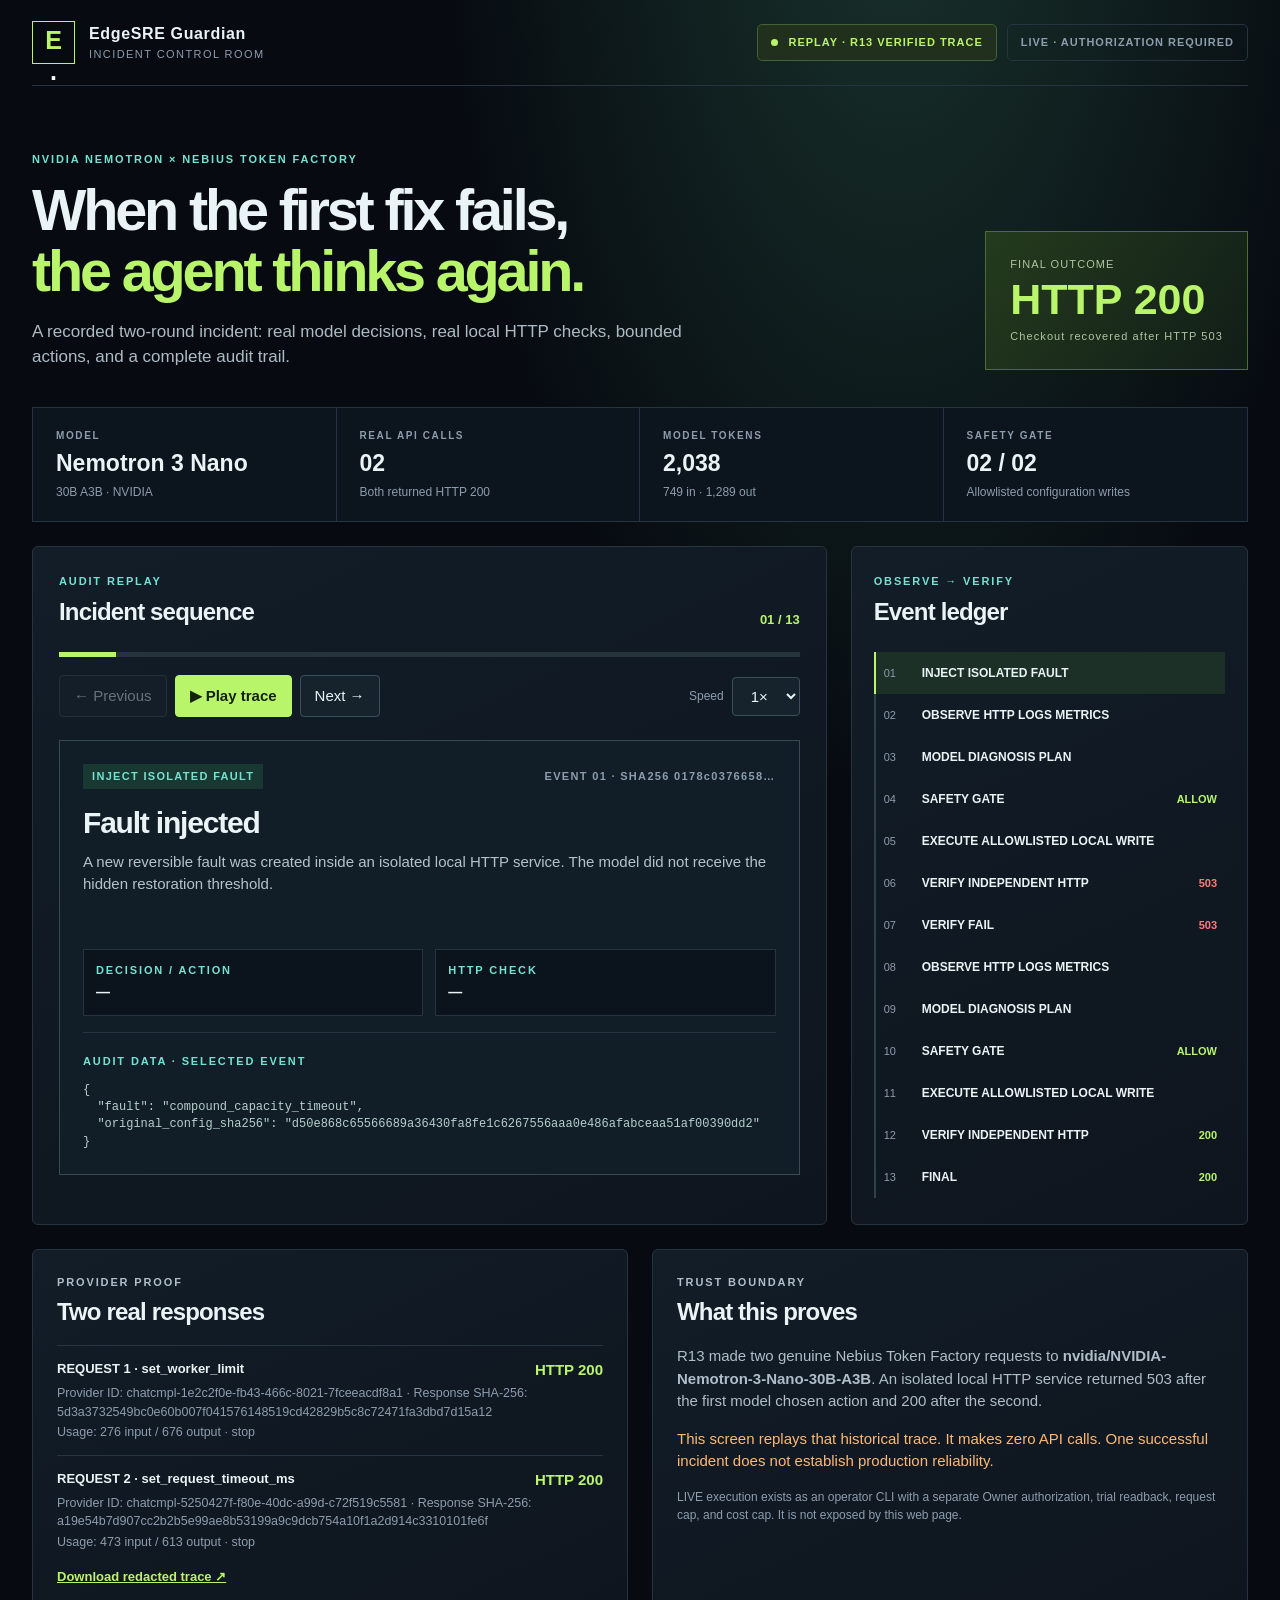
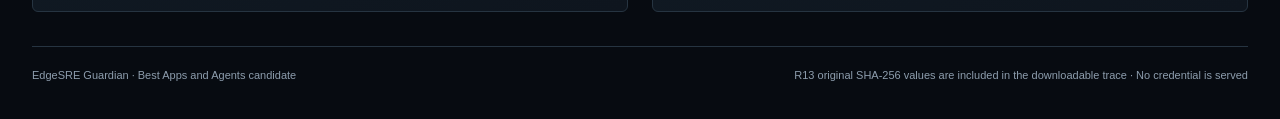
<file: docs/index.html>
<!doctype html>
<html lang="en">
<head>
  <meta charset="utf-8">
  <meta name="viewport" content="width=device-width, initial-scale=1">
  <meta name="color-scheme" content="dark">
  <meta http-equiv="Content-Security-Policy" content="default-src 'self'; connect-src 'self'; img-src 'self'; style-src 'self'; script-src 'self'; object-src 'none'; base-uri 'none'">
  <link rel="icon" href="favicon.svg" type="image/svg+xml">
  <title>EdgeSRE Guardian | R13 incident replay</title>
  <link rel="stylesheet" href="style.css">
  <script src="app.js" defer></script>
</head>
<body>
  <div class="shell">
    <header class="topbar">
      <div class="brand"><span class="brand-mark">E<span>·</span></span><span><strong>EdgeSRE Guardian</strong><small>Incident control room</small></span></div>
      <div class="top-actions"><span class="mode"><span class="pulse"></span> REPLAY · R13 VERIFIED TRACE</span><span class="live">LIVE · AUTHORIZATION REQUIRED</span></div>
    </header>

    <main>
      <section class="intro">
        <div><p class="eyebrow">NVIDIA NEMOTRON × NEBIUS TOKEN FACTORY</p><h1>When the first fix fails,<br><em>the agent thinks again.</em></h1><p class="dek">A recorded two-round incident: real model decisions, real local HTTP checks, bounded actions, and a complete audit trail.</p></div>
        <div class="outcome"><span>FINAL OUTCOME</span><strong>HTTP 200</strong><small>Checkout recovered after HTTP 503</small></div>
      </section>

      <section class="stat-row" aria-label="Trace summary">
        <div class="stat"><span>MODEL</span><strong>Nemotron 3 Nano</strong><small>30B A3B · NVIDIA</small></div>
        <div class="stat"><span>REAL API CALLS</span><strong>02</strong><small>Both returned HTTP 200</small></div>
        <div class="stat"><span>MODEL TOKENS</span><strong>2,038</strong><small>749 in · 1,289 out</small></div>
        <div class="stat"><span>SAFETY GATE</span><strong>02 / 02</strong><small>Allowlisted configuration writes</small></div>
      </section>

      <div class="content-grid">
        <section class="playback panel" aria-labelledby="playback-title">
          <div class="section-head"><div><p class="eyebrow">AUDIT REPLAY</p><h2 id="playback-title">Incident sequence</h2></div><div class="count" id="count">01 / 13</div></div>
          <div class="progress" aria-hidden="true"><div id="progress-fill"></div></div>
          <div class="controls">
            <button id="previous" type="button" aria-label="Previous event">← Previous</button>
            <button id="play" class="primary" type="button">▶ Play trace</button>
            <button id="next" type="button" aria-label="Next event">Next →</button>
            <label for="speed">Speed</label><select id="speed"><option value="2600">1×</option><option value="1300">2×</option><option value="650">4×</option></select>
          </div>
          <div class="event-card" aria-live="polite">
            <div class="event-top"><span id="event-type" class="event-type">OBSERVE</span><span id="event-number">EVENT 01</span></div>
            <h3 id="event-title">Loading verified trace…</h3>
            <p id="event-description"></p>
            <div class="signal" id="signal"></div>
            <div class="detail-grid"><div><span class="label">DECISION / ACTION</span><strong id="action">—</strong></div><div><span class="label">HTTP CHECK</span><strong id="http">—</strong></div></div>
            <div class="evidence-box"><span class="label">AUDIT DATA · SELECTED EVENT</span><pre id="event-json"></pre></div>
          </div>
        </section>

        <aside class="rail panel" aria-labelledby="rail-title">
          <div class="section-head"><div><p class="eyebrow">OBSERVE → VERIFY</p><h2 id="rail-title">Event ledger</h2></div></div>
          <ol id="event-list" class="event-list"></ol>
        </aside>
      </div>

      <section class="proof-grid">
        <div class="panel proof"><p class="eyebrow">PROVIDER PROOF</p><h2>Two real responses</h2><div id="request-list"></div><a href="evidence/r13_public_trace.json" download>Download redacted trace ↗</a></div>
        <div class="panel proof"><p class="eyebrow">TRUST BOUNDARY</p><h2>What this proves</h2><p>R13 made two genuine Nebius Token Factory requests to <strong>nvidia/NVIDIA-Nemotron-3-Nano-30B-A3B</strong>. An isolated local HTTP service returned 503 after the first model chosen action and 200 after the second.</p><p class="limitation">This screen replays that historical trace. It makes zero API calls. One successful incident does not establish production reliability.</p><p class="fine">LIVE execution exists as an operator CLI with a separate Owner authorization, trial readback, request cap, and cost cap. It is not exposed by this web page.</p></div>
      </section>
    </main>
    <footer><span>EdgeSRE Guardian · Best Apps and Agents candidate</span><span>R13 original SHA-256 values are included in the downloadable trace · No credential is served</span></footer>
  </div>
</body>
</html>
</file>
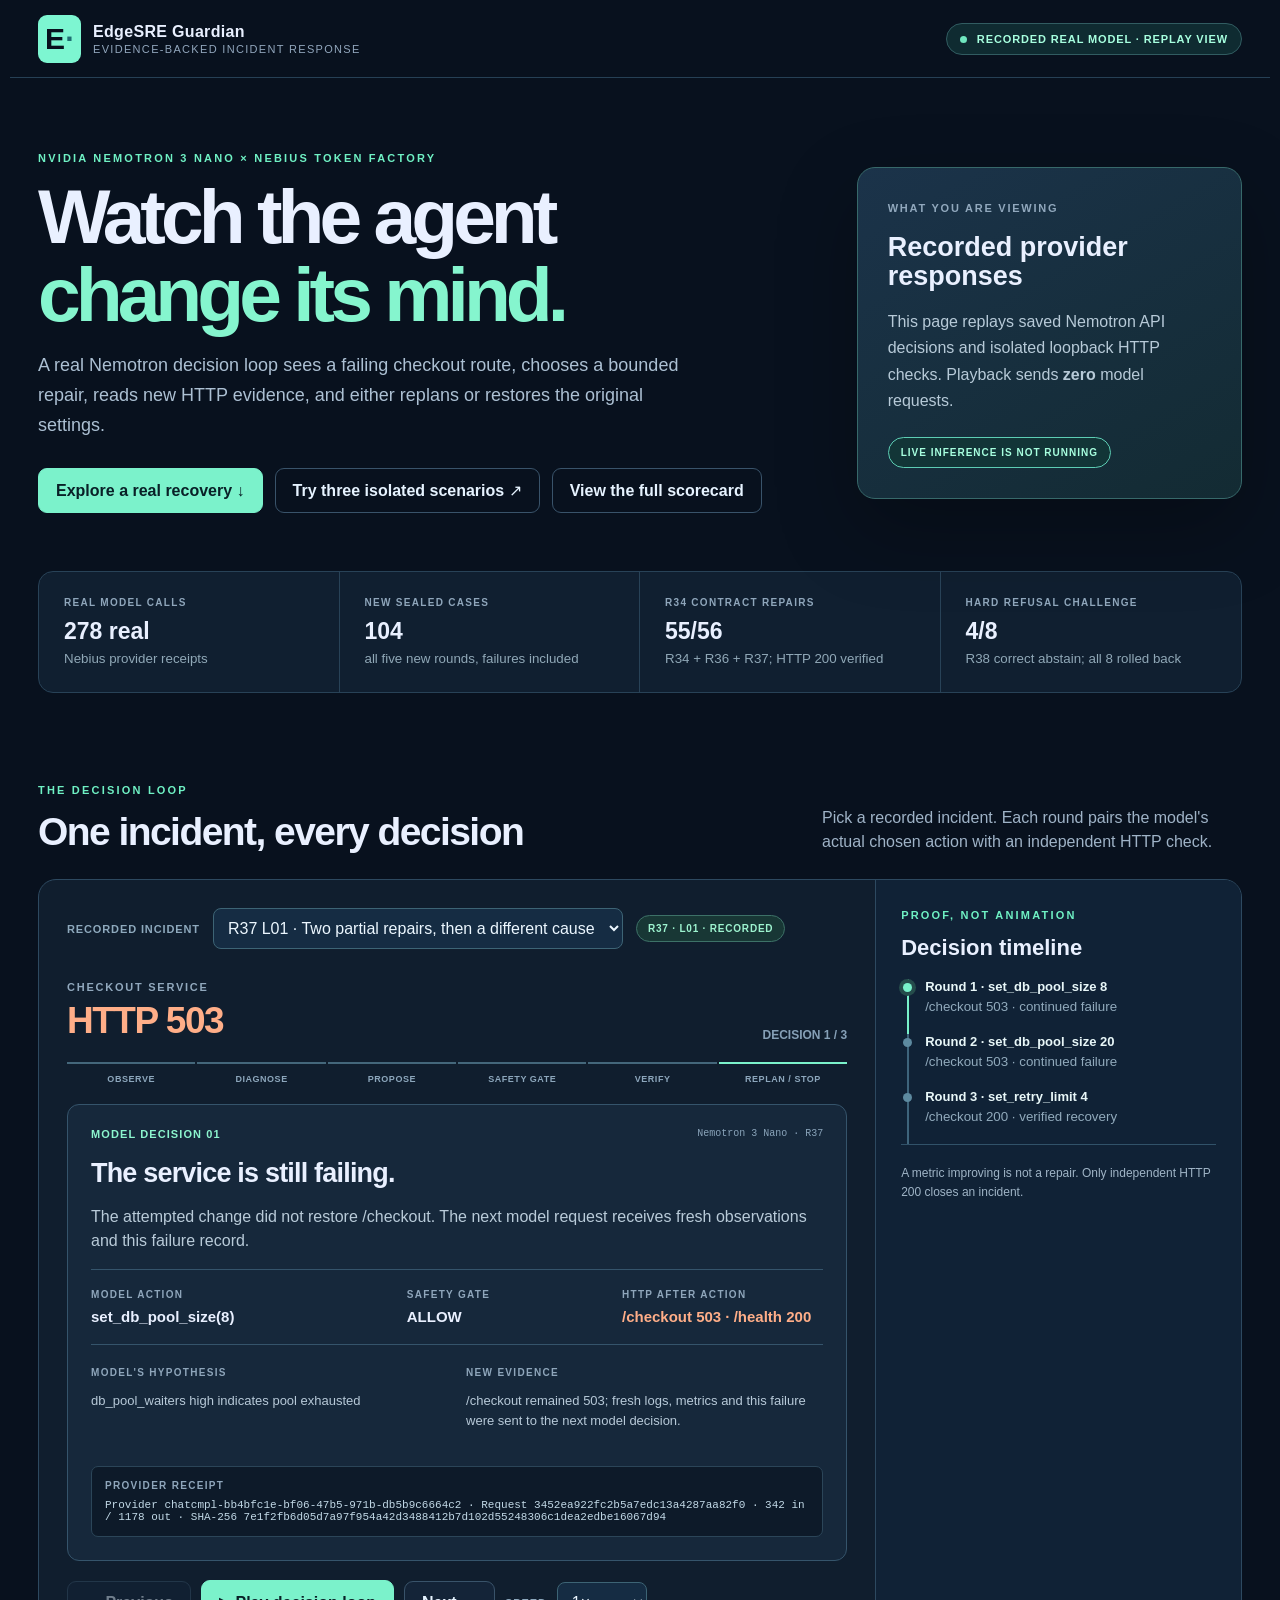
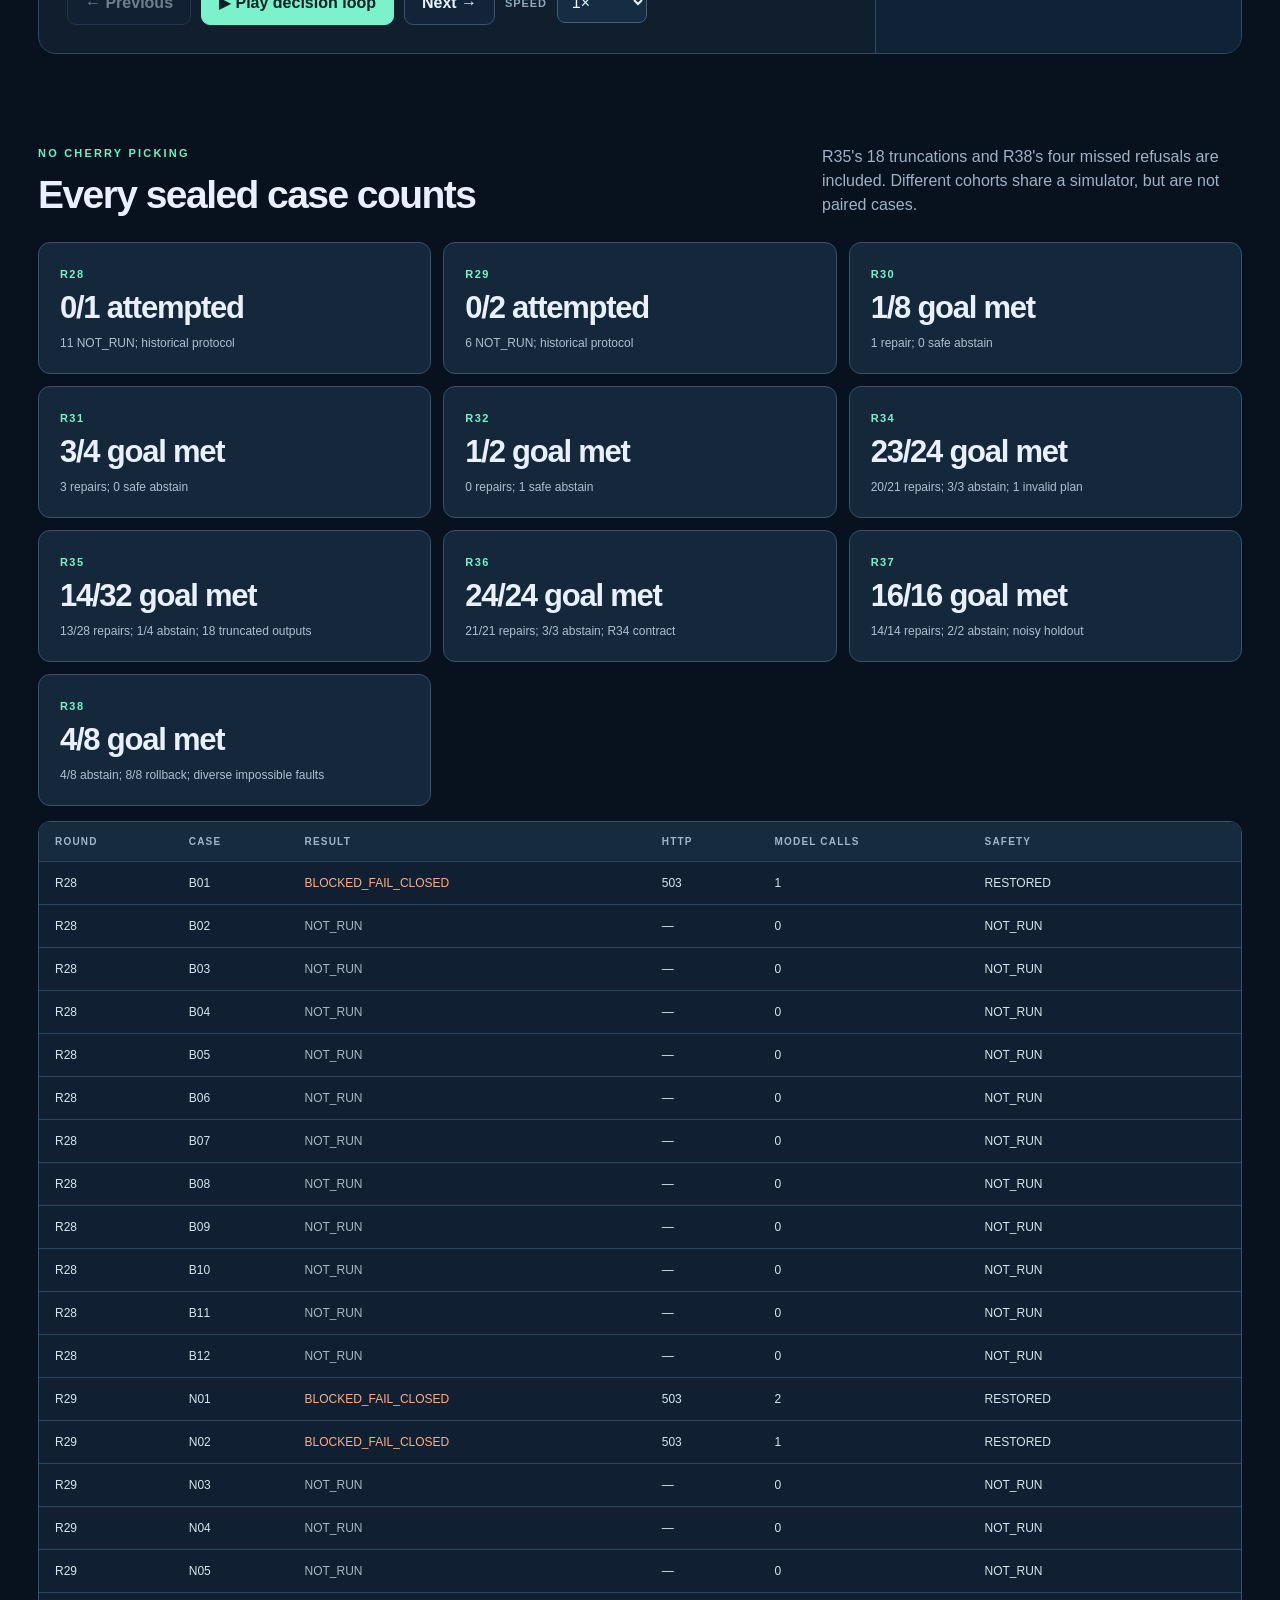
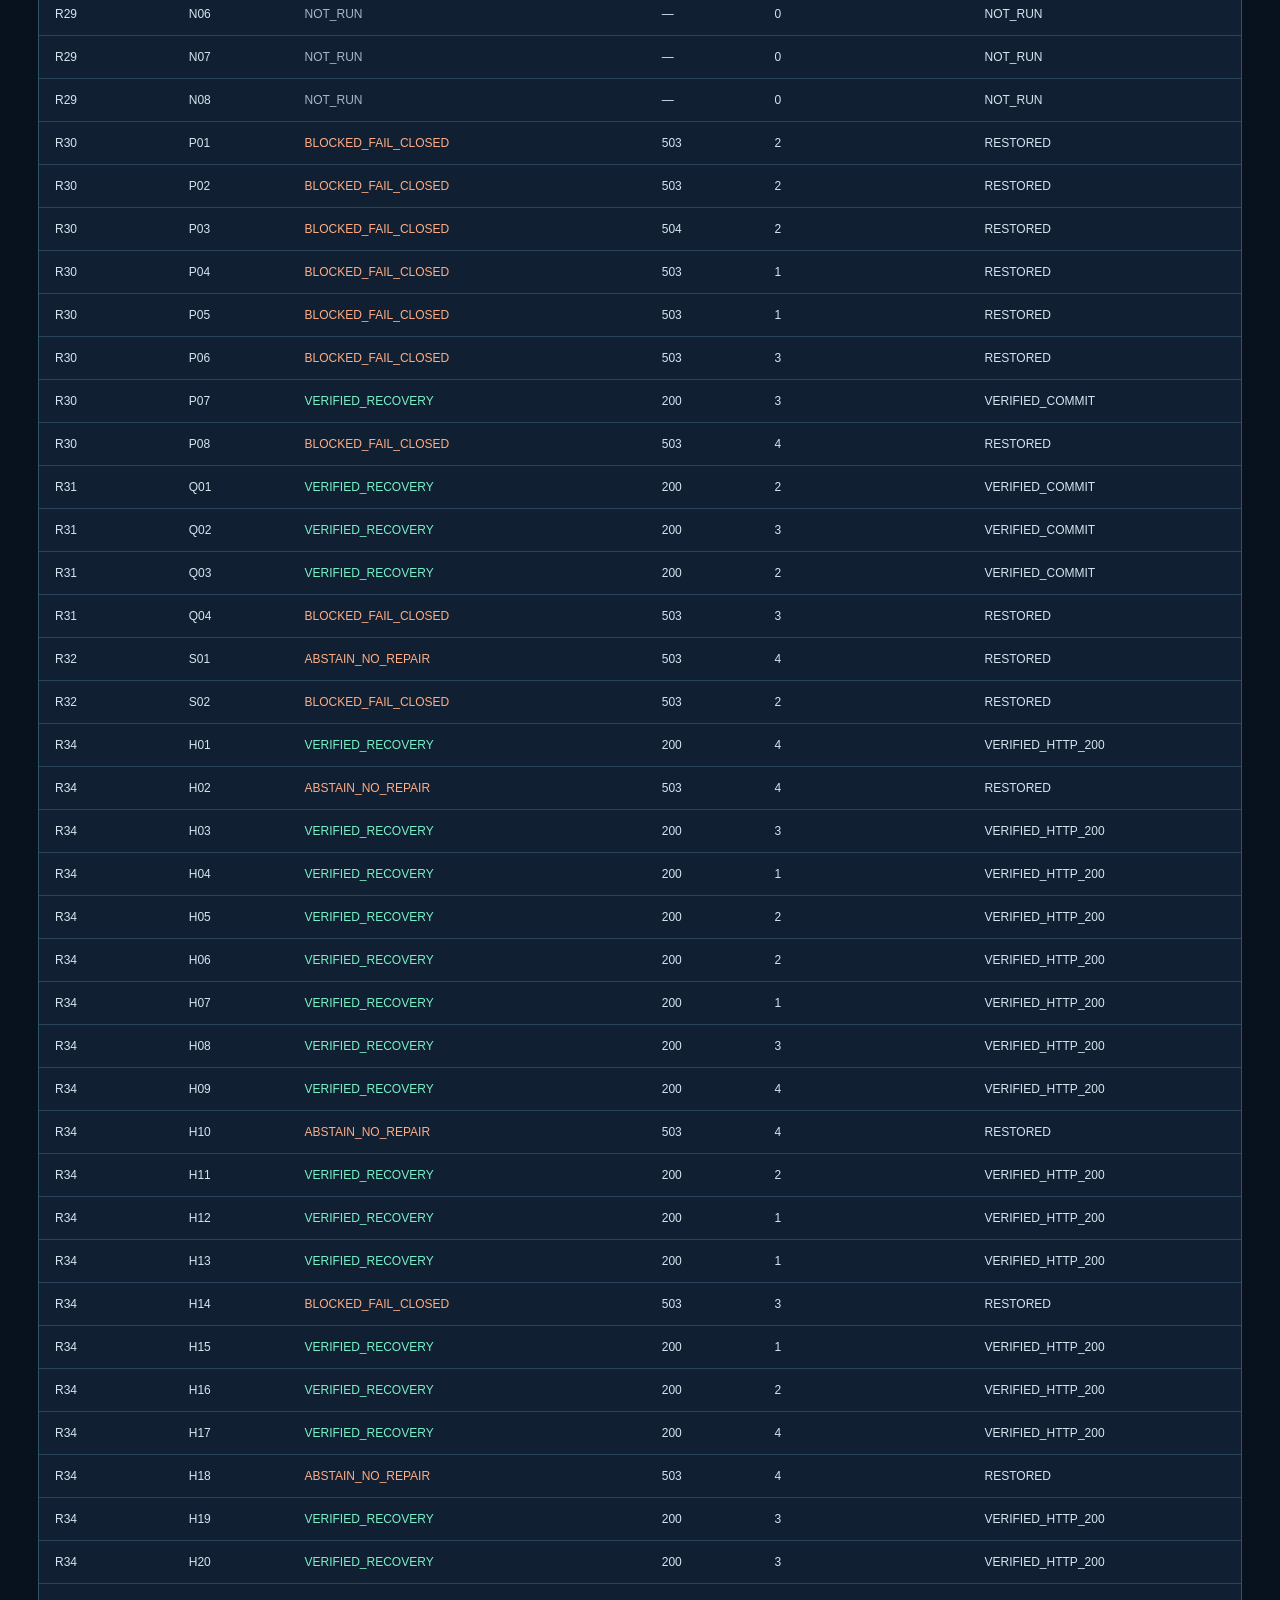
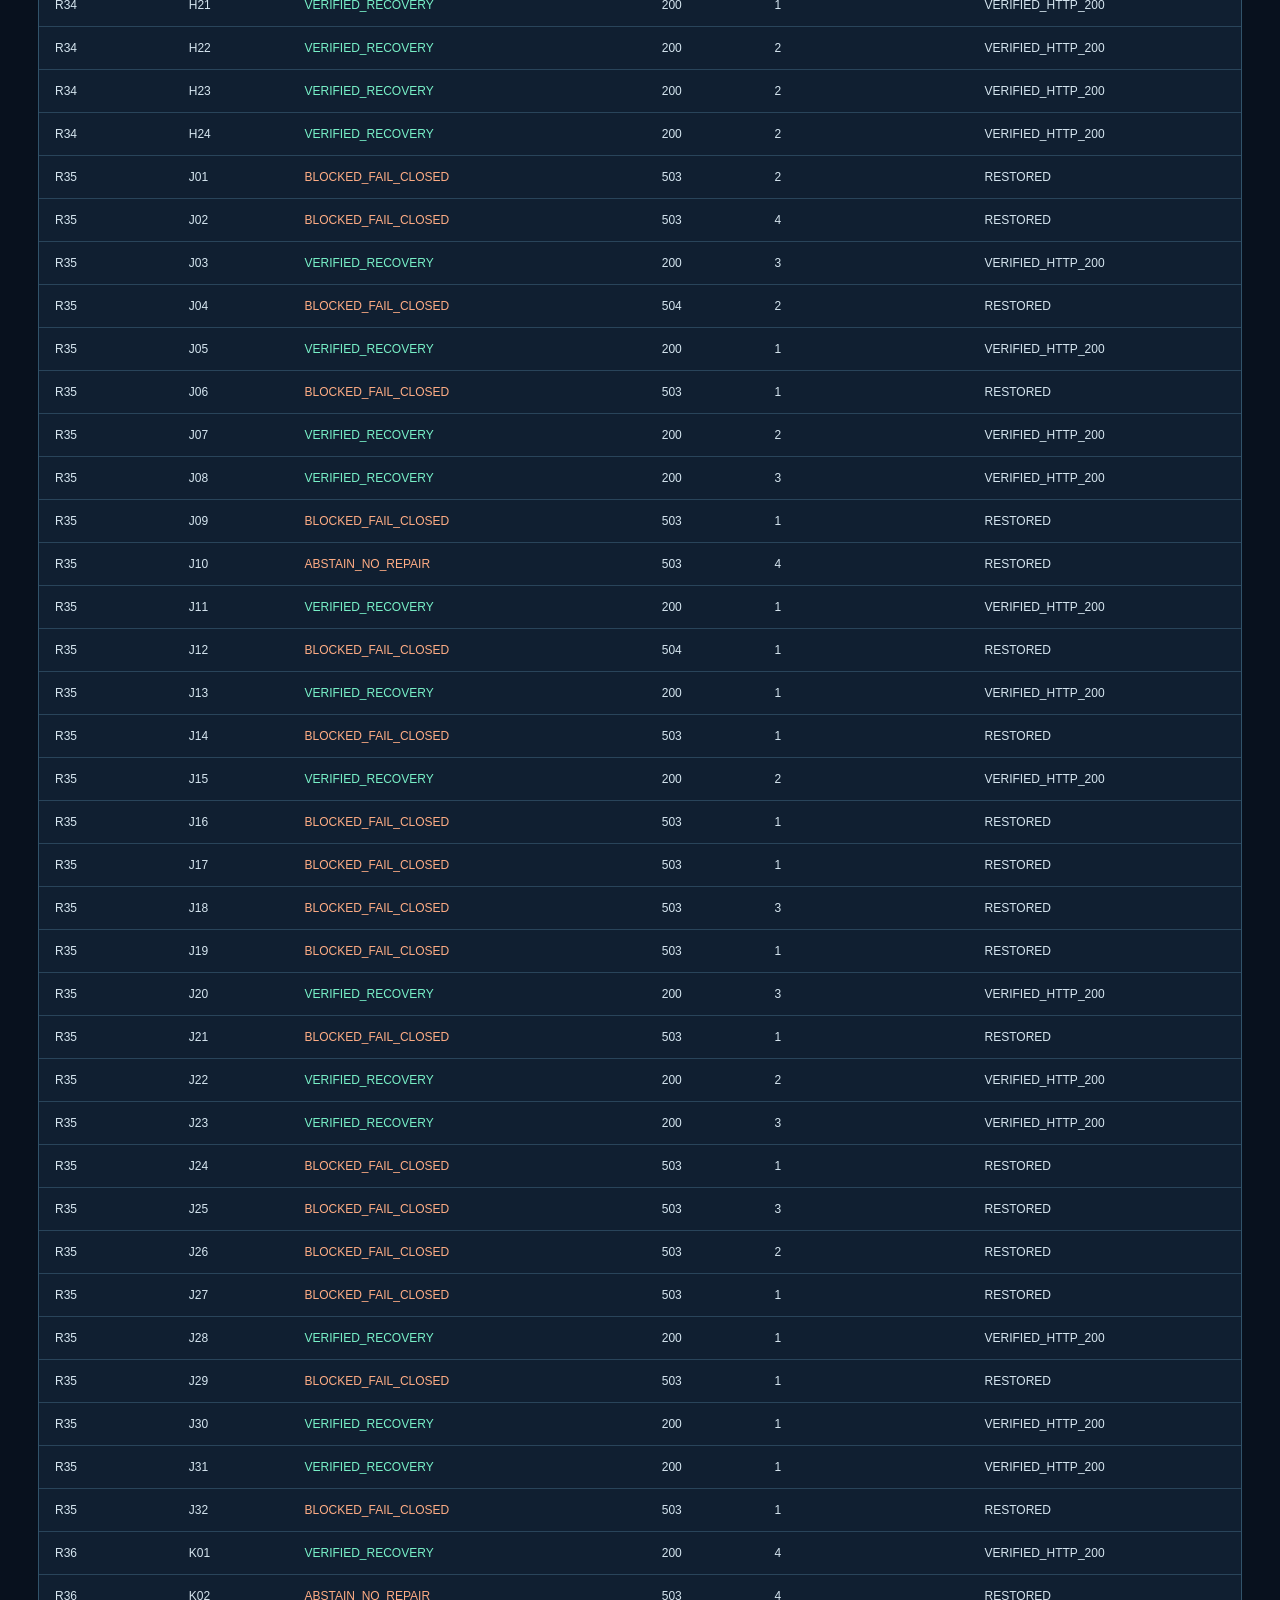
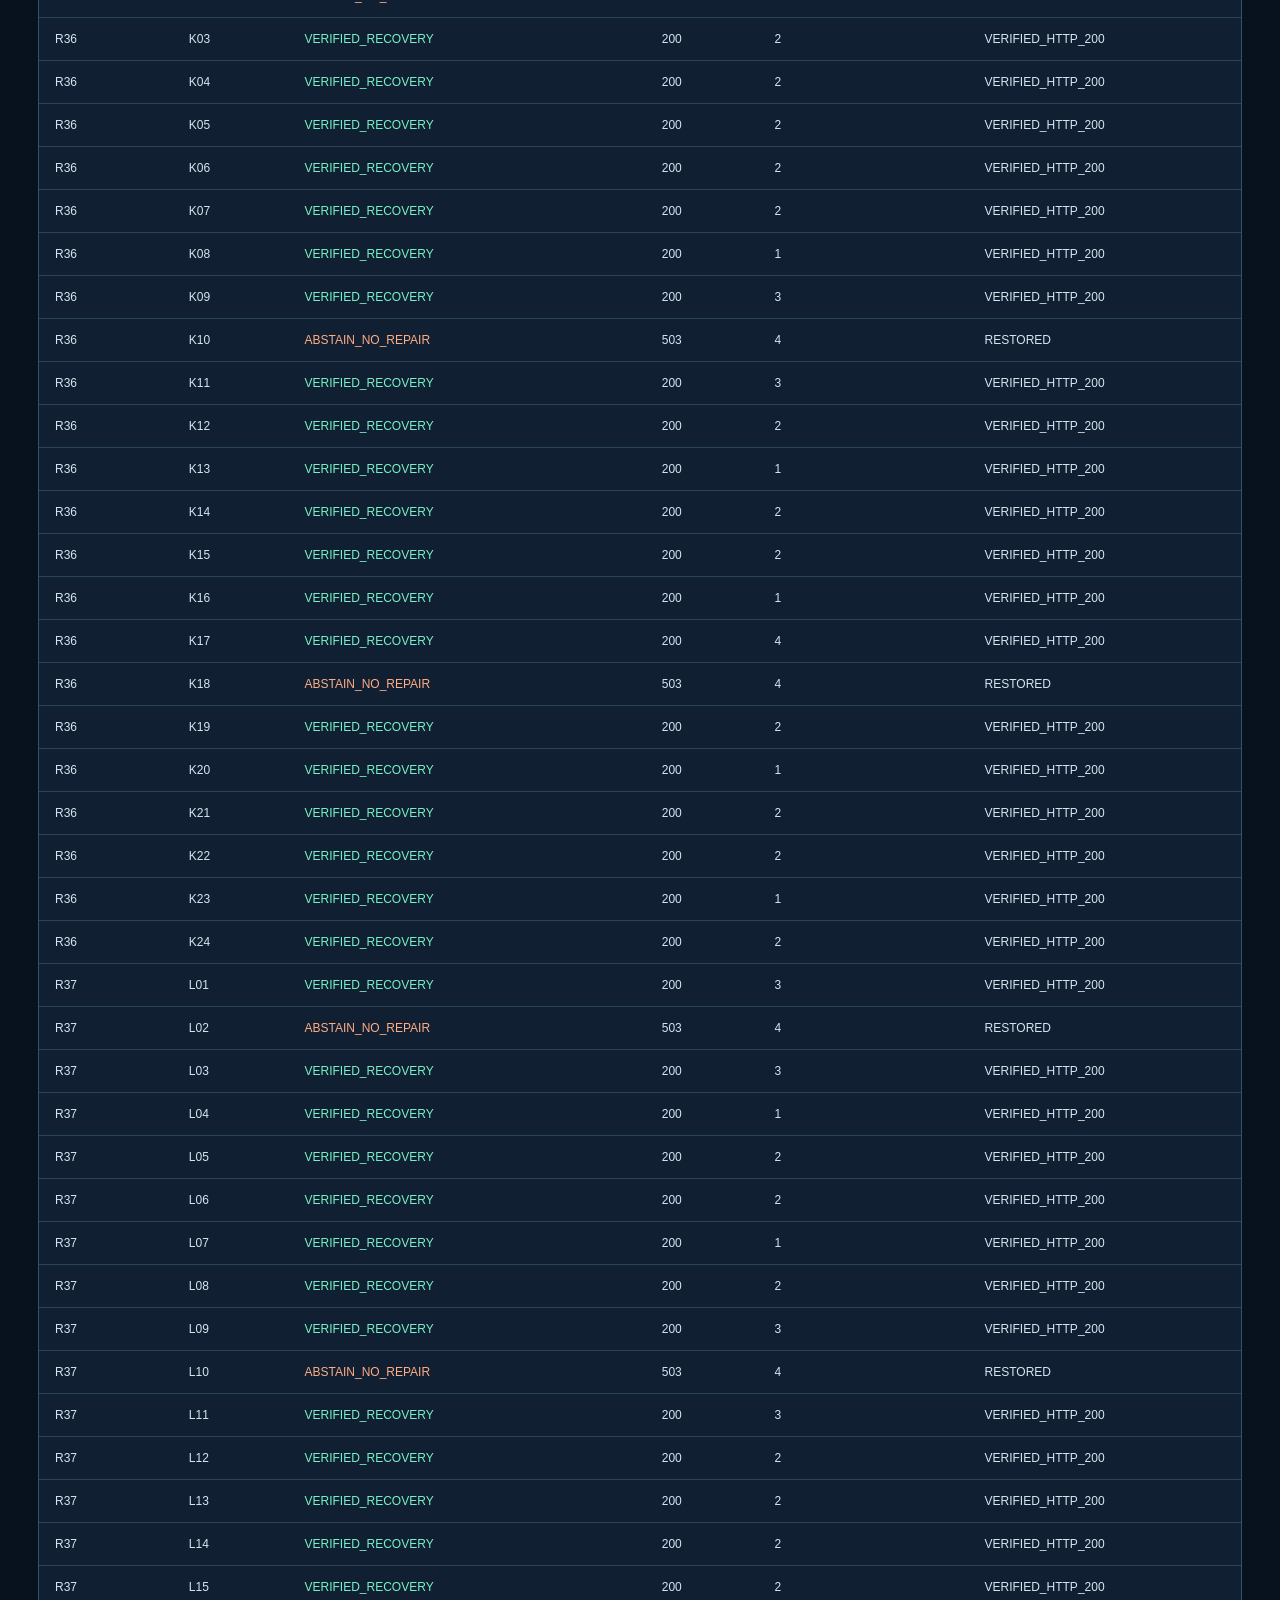
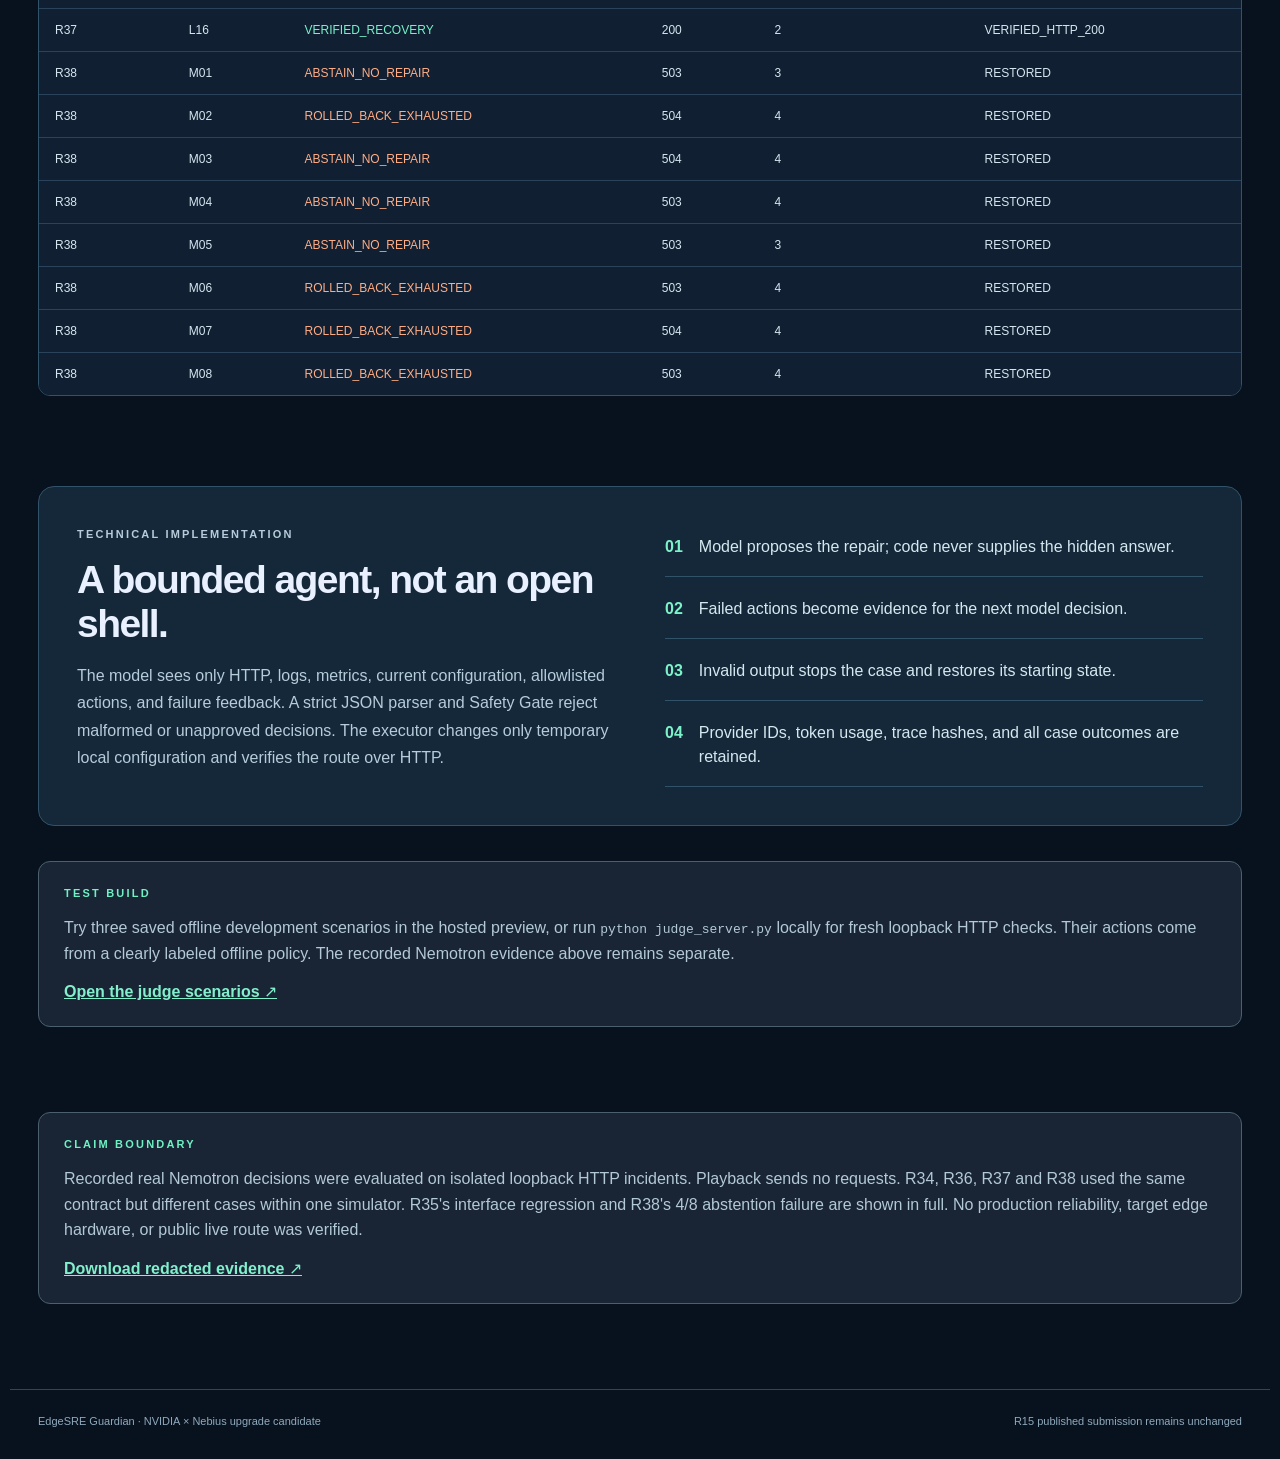
<file: r40_judge/index.html>
<!doctype html>
<html lang="en">
<head>
  <meta charset="utf-8">
  <meta name="viewport" content="width=device-width,initial-scale=1">
  <meta name="color-scheme" content="dark">
  <meta http-equiv="Content-Security-Policy" content="default-src 'self'; connect-src 'self'; script-src 'self'; style-src 'self'; img-src 'self'; object-src 'none'; base-uri 'none'">
  <title>EdgeSRE Guardian | Real Nemotron repair evidence</title>
  <link rel="stylesheet" href="style.css">
  <script src="app.js" defer></script>
</head>
<body>
  <header class="topbar">
    <a class="brand" href="#top"><span class="brand-icon">E<span>·</span></span><span>EdgeSRE <b>Guardian</b><small>Evidence-backed incident response</small></span></a>
    <span class="mode"><i></i> RECORDED REAL MODEL · REPLAY VIEW</span>
  </header>
  <main id="top">
    <section class="hero">
      <div>
        <p class="eyebrow">NVIDIA NEMOTRON 3 NANO × NEBIUS TOKEN FACTORY</p>
        <h1>Watch the agent<br><em>change its mind.</em></h1>
        <p class="lead">A real Nemotron decision loop sees a failing checkout route, chooses a bounded repair, reads new HTTP evidence, and either replans or restores the original settings.</p>
        <div class="hero-actions"><a class="button primary" href="#story">Explore a real recovery ↓</a><a class="button ghost" href="judge.html">Try three isolated scenarios ↗</a><a class="button ghost" href="#score">View the full scorecard</a></div>
      </div>
      <aside class="hero-proof"><span class="tiny">WHAT YOU ARE VIEWING</span><strong>Recorded provider responses</strong><p>This page replays saved Nemotron API decisions and isolated loopback HTTP checks. Playback sends <b>zero</b> model requests.</p><span class="pill">LIVE INFERENCE IS NOT RUNNING</span></aside>
    </section>

    <section class="metrics" aria-label="Experiment summary">
      <div><span>REAL MODEL CALLS</span><strong id="call-count">—</strong><small>Nebius provider receipts</small></div>
      <div><span>NEW SEALED CASES</span><strong id="case-count">—</strong><small>all five new rounds, failures included</small></div>
      <div><span>R34 CONTRACT REPAIRS</span><strong id="recovery-count">—</strong><small>R34 + R36 + R37; HTTP 200 verified</small></div>
      <div><span>HARD REFUSAL CHALLENGE</span><strong id="safety-count">—</strong><small>R38 correct abstain; all 8 rolled back</small></div>
    </section>

    <section class="story" id="story">
      <div class="section-heading"><div><p class="eyebrow">THE DECISION LOOP</p><h2>One incident, every decision</h2></div><p>Pick a recorded incident. Each round pairs the model's actual chosen action with an independent HTTP check.</p></div>
      <div class="story-shell">
        <div class="story-main">
          <div class="story-controls"><label for="episode">Recorded incident</label><select id="episode"></select><span id="episode-origin" class="tag">—</span></div>
          <div class="status-line"><div><span class="tiny">CHECKOUT SERVICE</span><strong id="current-http">—</strong></div><span id="round-count">—</span></div>
          <div class="route"><span>OBSERVE</span><span>DIAGNOSE</span><span>PROPOSE</span><span>SAFETY GATE</span><span>VERIFY</span><span>REPLAN / STOP</span></div>
          <article class="decision-card" aria-live="polite">
            <div class="card-top"><span id="step-label" class="step-label">—</span><span id="model-id" class="model-id">—</span></div>
            <h3 id="step-title">Loading receipt…</h3>
            <p id="step-summary"></p>
            <div class="decision-grid">
              <div><span>MODEL ACTION</span><strong id="step-action">—</strong></div>
              <div><span>SAFETY GATE</span><strong id="step-gate">—</strong></div>
              <div><span>HTTP AFTER ACTION</span><strong id="step-http">—</strong></div>
            </div>
            <div class="evidence"><div><span>MODEL'S HYPOTHESIS</span><p id="step-diagnosis">—</p></div><div><span>NEW EVIDENCE</span><p id="step-feedback">—</p></div></div>
            <div class="receipt"><span>PROVIDER RECEIPT</span><code id="step-receipt">—</code></div>
          </article>
          <div class="transport"><button id="previous" type="button">← Previous</button><button id="play" type="button" class="button primary">▶ Play decision loop</button><button id="next" type="button">Next →</button><label for="speed">Speed</label><select id="speed"><option value="3200">1×</option><option value="1600">2×</option><option value="800">4×</option></select></div>
        </div>
        <aside class="timeline"><p class="eyebrow">PROOF, NOT ANIMATION</p><h3>Decision timeline</h3><ol id="timeline"></ol><div class="timeline-note">A metric improving is not a repair. Only independent HTTP 200 closes an incident.</div></aside>
      </div>
    </section>

    <section id="score" class="score">
      <div class="section-heading"><div><p class="eyebrow">NO CHERRY PICKING</p><h2>Every sealed case counts</h2></div><p>R35's 18 truncations and R38's four missed refusals are included. Different cohorts share a simulator, but are not paired cases.</p></div>
      <div id="score-cards" class="score-cards"></div>
      <div class="case-table-wrap"><table><thead><tr><th>ROUND</th><th>CASE</th><th>RESULT</th><th>HTTP</th><th>MODEL CALLS</th><th>SAFETY</th></tr></thead><tbody id="case-rows"></tbody></table></div>
    </section>

    <section class="trust">
      <div><p class="eyebrow">TECHNICAL IMPLEMENTATION</p><h2>A bounded agent, not an open shell.</h2><p>The model sees only HTTP, logs, metrics, current configuration, allowlisted actions, and failure feedback. A strict JSON parser and Safety Gate reject malformed or unapproved decisions. The executor changes only temporary local configuration and verifies the route over HTTP.</p></div>
      <div class="trust-list"><div><b>01</b><span>Model proposes the repair; code never supplies the hidden answer.</span></div><div><b>02</b><span>Failed actions become evidence for the next model decision.</span></div><div><b>03</b><span>Invalid output stops the case and restores its starting state.</span></div><div><b>04</b><span>Provider IDs, token usage, trace hashes, and all case outcomes are retained.</span></div></div>
    </section>
    <section class="limits"><p class="eyebrow">TEST BUILD</p><p>Try three saved offline development scenarios in the hosted preview, or run <code>python judge_server.py</code> locally for fresh loopback HTTP checks. Their actions come from a clearly labeled offline policy. The recorded Nemotron evidence above remains separate.</p><a href="judge.html">Open the judge scenarios ↗</a></section>
    <section class="limits"><p class="eyebrow">CLAIM BOUNDARY</p><p id="limits-text">This is an isolated loopback HTTP evaluation. It is not production SRE reliability, target edge hardware verification, or a live inference UI.</p><a href="evidence/public_receipt.json" download>Download redacted evidence ↗</a></section>
  </main>
  <footer><span>EdgeSRE Guardian · NVIDIA × Nebius upgrade candidate</span><span>R15 published submission remains unchanged</span></footer>
</body>
</html>
</file>
<file: docs/style.css>
:root{--bg:#070b11;--panel:#101722;--line:#263441;--muted:#8d9dad;--text:#eaf3f5;--lime:#b9f56b;--teal:#74e2d2;--orange:#ffb872;--red:#ff7b7b}*{box-sizing:border-box}html{scroll-behavior:smooth}body{margin:0;background:radial-gradient(ellipse at 70% -10%,#19332d 0,transparent 36%),var(--bg);color:var(--text);font:15px/1.5 Inter,Segoe UI,Arial,sans-serif}.shell{max-width:1500px;margin:auto;padding:0 32px}button,select{font:inherit}button{cursor:pointer}a{color:var(--lime)}.topbar{height:86px;display:flex;align-items:center;justify-content:space-between;border-bottom:1px solid var(--line);gap:12px}.brand{display:flex;align-items:center;gap:14px}.brand-mark{width:43px;height:43px;display:grid;place-items:center;border:1px solid var(--lime);color:var(--lime);font-size:25px;font-weight:800}.brand-mark span{color:#fff}.brand strong,.brand small{display:block}.brand strong{font-size:16px;letter-spacing:.04em}.brand small{color:var(--muted);font-size:11px;letter-spacing:.13em;text-transform:uppercase}.top-actions{display:flex;gap:10px;align-items:center}.mode,.live{border:1px solid #426238;padding:9px 13px;border-radius:5px;font-size:11px;font-weight:800;letter-spacing:.09em}.mode{background:#21301c;color:var(--lime)}.live{color:var(--muted);border-color:var(--line)}.pulse{display:inline-block;width:7px;height:7px;margin-right:6px;border-radius:50%;background:var(--lime)}.intro{display:flex;align-items:end;justify-content:space-between;gap:28px;padding:54px 0 37px}.eyebrow,.label{color:var(--teal);font-size:11px;letter-spacing:.17em;font-weight:800}.intro h1{font-size:clamp(36px,4.5vw,68px);letter-spacing:-.055em;line-height:1.07;margin:12px 0 16px;font-weight:760}.intro h1 em{font-style:normal;color:var(--lime)}.dek{max-width:700px;color:#adbbc4;font-size:17px;margin:0}.outcome{min-width:230px;border:1px solid #506b36;background:linear-gradient(125deg,#243b1d,#111d18);padding:24px}.outcome span,.outcome small{display:block;color:#afc5a1;font-size:11px;letter-spacing:.1em}.outcome strong{display:block;font-size:43px;color:var(--lime);line-height:1.3}.stat-row{display:grid;grid-template-columns:repeat(4,1fr);border:1px solid var(--line);background:#0c141d;margin-bottom:24px}.stat{padding:20px 23px;border-right:1px solid var(--line)}.stat:last-child{border:0}.stat span,.stat strong,.stat small{display:block}.stat span{color:var(--muted);font-size:10px;letter-spacing:.16em;font-weight:800}.stat strong{font-size:23px;margin:3px 0}.stat small{color:var(--muted);font-size:12px}.content-grid{display:grid;grid-template-columns:minmax(0,1.6fr) minmax(290px,.8fr);gap:24px}.panel{background:linear-gradient(155deg,#121d27,#0e151e);border:1px solid var(--line);border-radius:6px}.playback{padding:26px}.rail{padding:26px 12px 26px 22px}.section-head{display:flex;align-items:end;justify-content:space-between;gap:10px;margin-bottom:22px}.section-head .eyebrow,.proof .eyebrow{margin:0 0 4px}.section-head h2,.proof h2{font-size:24px;letter-spacing:-.035em;margin:0}.count{color:var(--lime);font-size:13px;font-weight:800;white-space:nowrap}.progress{height:5px;background:#25343b;overflow:hidden}.progress div{width:0;height:100%;background:var(--lime);transition:width .25s}.controls{display:flex;gap:8px;align-items:center;flex-wrap:wrap;margin:18px 0 23px}.controls button,.controls select{background:#16232d;border:1px solid #39505b;border-radius:4px;color:var(--text);padding:9px 14px}.controls .primary{background:var(--lime);border-color:var(--lime);color:#14210c;font-weight:800}.controls button:disabled{opacity:.4;cursor:default}.controls label{color:var(--muted);font-size:12px;margin-left:auto}.event-card{border:1px solid #354c55;background:#111e27;padding:23px;min-height:390px}.event-top{display:flex;justify-content:space-between;align-items:center;color:var(--muted);font-size:11px;letter-spacing:.12em;font-weight:800}.event-type{padding:4px 9px;color:var(--teal);background:#183831}.event-type.fail{color:var(--red);background:#402325}.event-type.success{color:var(--lime);background:#293c21}.event-card h3{font-size:30px;line-height:1.16;letter-spacing:-.04em;margin:17px 0 10px}.event-card p{color:#b4c3cb;margin:0 0 16px;max-width:760px}.signal{color:var(--teal);font-size:13px;font-weight:700;min-height:21px}.detail-grid{display:grid;grid-template-columns:1fr 1fr;gap:12px;margin:16px 0}.detail-grid>div{background:#0b141c;border:1px solid var(--line);padding:12px;min-height:65px}.detail-grid span,.detail-grid strong{display:block}.detail-grid strong{font-size:14px;margin-top:4px;overflow-wrap:anywhere}.evidence-box{border-top:1px solid var(--line);padding-top:16px}pre{white-space:pre-wrap;overflow-wrap:anywhere;max-height:220px;overflow:auto;color:#b7cfcd;font:12px/1.45 Consolas,monospace;margin:10px 0 0}.event-list{list-style:none;margin:0;padding:0 10px 0 0;max-height:670px;overflow-y:auto}.event-list button{display:grid;grid-template-columns:28px 1fr auto;align-items:center;gap:10px;width:100%;padding:12px 8px;text-align:left;background:none;color:var(--text);border:0;border-left:2px solid #2c4149}.event-list button.active{border-left-color:var(--lime);background:#1c3028}.event-list button:hover{background:#1a2a31}.event-list .index{font-size:11px;color:var(--muted)}.event-list .stage{font-size:12px;font-weight:700}.event-list .tag{font-size:11px;font-weight:800;color:var(--muted)}.event-list .tag.bad{color:var(--red)}.event-list .tag.good{color:var(--lime)}.proof-grid{display:grid;grid-template-columns:1fr 1fr;gap:24px;margin:24px 0 34px}.proof{padding:24px}.proof p{color:#afbec8}.proof .limitation{color:var(--orange)}.proof .fine{font-size:12px;color:var(--muted)}.request{border-top:1px solid var(--line);padding:13px 0;display:grid;grid-template-columns:1fr auto;gap:2px 10px}.request:first-child{margin-top:15px}.request strong{font-size:13px}.request small{color:var(--muted);grid-column:1 / -1;overflow-wrap:anywhere}.request .ok{color:var(--lime);font-weight:800}.proof a{font-size:13px;font-weight:800}footer{border-top:1px solid var(--line);padding:20px 0 35px;color:var(--muted);display:flex;justify-content:space-between;gap:20px;font-size:11px}@media(max-width:950px){.content-grid{grid-template-columns:1fr}.event-list{max-height:340px}.stat-row{grid-template-columns:1fr 1fr}.stat:nth-child(2){border-right:0}.stat:nth-child(-n+2){border-bottom:1px solid var(--line)}}@media(max-width:650px){.shell{padding:0 15px}.topbar{height:auto;padding:18px 0;align-items:start;flex-direction:column}.top-actions{flex-wrap:wrap}.intro{padding:35px 0 24px;display:block}.outcome{margin-top:25px}.stat{padding:13px}.stat strong{font-size:18px}.proof-grid{grid-template-columns:1fr}.controls label{margin-left:0}.detail-grid{grid-template-columns:1fr}footer{display:block}footer span{display:block;margin-bottom:8px}}
</file>
<file: r40_judge/style.css>
:root{font-family:Inter,Segoe UI,Arial,sans-serif;color:#e9f0ff;background:#08111e;font-synthesis:none;scroll-behavior:smooth}*{box-sizing:border-box}body{margin:0;background:radial-gradient(circle at 75% -10%,#123454 0,transparent 27rem),#08111e}a{color:inherit}button,select{font:inherit}button{cursor:pointer}.topbar,main,footer{max-width:1260px;margin:auto;padding-left:28px;padding-right:28px}.topbar{height:78px;display:flex;align-items:center;justify-content:space-between;border-bottom:1px solid #264055}.brand{display:flex;align-items:center;gap:12px;text-decoration:none;font-weight:700;letter-spacing:.02em}.brand-icon{font-size:30px;line-height:1;color:#08111e;background:#7df6d1;border-radius:9px;padding:9px 7px}.brand-icon span{color:#1e6f72}.brand small{display:block;color:#92a7bd;font-size:11px;font-weight:500;letter-spacing:.12em;text-transform:uppercase;margin-top:2px}.mode{border:1px solid #315c61;color:#a7ffdf;background:#0f2b31;padding:9px 13px;border-radius:99px;font-size:11px;font-weight:750;letter-spacing:.08em}.mode i{display:inline-block;width:7px;height:7px;background:#70e6bf;border-radius:100%;margin-right:6px}.hero{padding:74px 0 58px;display:grid;grid-template-columns:minmax(0,1.6fr) minmax(300px,.8fr);gap:48px;align-items:center}.eyebrow{color:#6ff1c4;font-size:11px;font-weight:800;letter-spacing:.2em;margin:0 0 14px}.hero h1{font-size:clamp(50px,6vw,90px);line-height:1.01;letter-spacing:-.065em;margin:0}.hero h1 em{font-style:normal;color:#85f5ce}.lead{color:#acc0d3;font-size:18px;line-height:1.65;max-width:660px}.hero-actions{display:flex;gap:12px;flex-wrap:wrap;margin-top:28px}.button,.transport button{display:inline-flex;align-items:center;justify-content:center;padding:12px 17px;border-radius:9px;text-decoration:none;border:1px solid #39536a;background:#142438;color:#e6f3ff;font-weight:700}.button.primary{background:#7bf2cb;border-color:#7bf2cb;color:#092027}.button.ghost{background:transparent}.button:hover,.transport button:hover{filter:brightness(1.12)}.hero-proof{background:linear-gradient(150deg,#1b334a,#132b33);border:1px solid #37696a;padding:30px;border-radius:18px;box-shadow:0 30px 80px #0004}.tiny,.hero-proof>span:first-child{font-size:11px;font-weight:800;letter-spacing:.16em;color:#91a8bd}.hero-proof strong{display:block;font-size:27px;line-height:1.1;margin:17px 0}.hero-proof p{color:#b7cad8;line-height:1.65}.pill{display:inline-block;background:#123537;border:1px solid #5dcdb4;color:#a7ffdf;border-radius:999px;font-size:10px;font-weight:800;letter-spacing:.1em;padding:9px 12px;margin-top:6px}.metrics{display:grid;grid-template-columns:repeat(4,1fr);border:1px solid #284257;border-radius:15px;overflow:hidden;background:#101f30}.metrics>div{padding:25px;border-right:1px solid #284257}.metrics>div:last-child{border-right:0}.metrics span,.decision-grid span,.evidence span,.receipt span{display:block;color:#8fa6bb;font-size:10px;font-weight:800;letter-spacing:.13em}.metrics strong{display:block;font-size:23px;margin:10px 0 4px}.metrics small{color:#90a8b7}.story,.score{padding-top:91px}.section-heading{display:flex;justify-content:space-between;gap:30px;align-items:end;margin-bottom:25px}.section-heading h2,.trust h2{margin:0;font-size:39px;letter-spacing:-.04em}.section-heading>p{color:#9fb3c7;max-width:420px;line-height:1.5;margin:0}.story-shell{display:grid;grid-template-columns:minmax(0,1.6fr) minmax(280px,.7fr);border:1px solid #2d4960;border-radius:18px;overflow:hidden;background:#101e2e}.story-main{padding:28px}.story-controls{display:flex;align-items:center;gap:13px;flex-wrap:wrap}.story-controls label,.transport label{color:#8ea9bd;font-size:11px;letter-spacing:.08em;font-weight:800;text-transform:uppercase}.story-controls select,.transport select{color:#ecf7ff;background:#152c43;border:1px solid #3d6475;border-radius:8px;padding:10px;min-width:240px}.tag{color:#9df3cf;background:#183735;border:1px solid #3d7167;border-radius:99px;font-size:10px;font-weight:800;padding:7px 11px;letter-spacing:.08em}.status-line{display:flex;justify-content:space-between;align-items:end;padding:28px 0 20px}.status-line strong{display:block;font-size:37px;letter-spacing:-.04em;margin-top:5px}.status-line>span{color:#86a0b7;font-size:12px;font-weight:700}.http-good{color:#7df3c7}.http-bad{color:#ffae88}.route{display:flex;justify-content:space-between;gap:2px;overflow:auto;margin:0 0 20px}.route span{flex:1;white-space:nowrap;border-top:2px solid #44677b;padding:10px 5px 0;color:#8da7bc;text-align:center;font-size:9px;font-weight:800;letter-spacing:.06em}.route span:last-child{border-color:#7bf2cb}.decision-card{background:#16283b;border:1px solid #35546b;border-radius:12px;padding:23px;min-height:425px}.card-top{display:flex;justify-content:space-between;gap:10px}.step-label{color:#8cf5ce;font-size:11px;font-weight:800;letter-spacing:.1em}.model-id{color:#8aa4ba;font-family:Consolas,monospace;font-size:10px}.decision-card h3{font-size:27px;letter-spacing:-.03em;margin:18px 0 8px}.decision-card>p{color:#b9cbd9;min-height:44px;line-height:1.5}.decision-grid{display:grid;grid-template-columns:1.5fr 1fr 1fr;gap:14px;padding:19px 0;border-top:1px solid #35546b;border-bottom:1px solid #35546b}.decision-grid strong{display:block;margin-top:8px;font-size:15px;overflow-wrap:anywhere}.evidence{display:grid;grid-template-columns:1fr 1fr;gap:18px;margin:22px 0}.evidence p{font-size:13px;line-height:1.55;color:#b7c9d8}.receipt{background:#0d1a29;padding:13px;border-radius:7px;border:1px solid #2b4558}.receipt code{display:block;color:#c2d9e7;font-size:11px;overflow-wrap:anywhere;margin-top:8px}.transport{display:flex;align-items:center;gap:10px;flex-wrap:wrap;margin-top:19px}.transport button:disabled{opacity:.45;cursor:default}.transport select{min-width:90px}.timeline{border-left:1px solid #2d4960;padding:29px 25px;background:#102236}.timeline h3{font-size:22px;margin:0 0 18px}.timeline ol{list-style:none;padding:0;margin:0}.timeline li{border-left:2px solid #3e647b;padding:0 0 19px 16px;margin-left:6px;position:relative}.timeline li:before{content:"";width:9px;height:9px;position:absolute;left:-6px;top:4px;border-radius:50%;background:#5d8aa0}.timeline li.active{border-color:#78f1ca}.timeline li.active:before{background:#78f1ca;box-shadow:0 0 0 4px #254c4b}.timeline button{border:0;background:none;color:#c0d1df;text-align:left;padding:0;width:100%}.timeline button b{display:block;color:#e8f7f8;font-size:13px}.timeline button small{color:#91aabc;display:block;margin-top:5px}.timeline-note{border-top:1px solid #315269;color:#9fb4c6;font-size:12px;line-height:1.55;padding-top:19px}.score-cards{display:grid;grid-template-columns:repeat(3,1fr);gap:12px}.score-card{background:#15283b;border:1px solid #31536a;border-radius:12px;padding:21px}.score-card span{color:#78f3c9;font-size:11px;letter-spacing:.13em;font-weight:800}.score-card strong{display:block;font-size:31px;letter-spacing:-.04em;margin:8px 0}.score-card p{color:#abc1d0;font-size:12px;line-height:1.5;margin:0}.case-table-wrap{border:1px solid #31536a;border-radius:12px;overflow:auto;margin-top:15px}table{border-collapse:collapse;width:100%;background:#101f31}th,td{padding:14px 16px;text-align:left;border-bottom:1px solid #29445a;font-size:12px}th{color:#9db6c9;font-size:10px;letter-spacing:.12em;background:#172b3e}td{color:#d6e6f0}tr:last-child td{border-bottom:0}.good{color:#79f2c9}.bad{color:#ffad85}.neutral{color:#a8b8c7}.trust{display:grid;grid-template-columns:1fr 1fr;gap:50px;margin-top:90px;padding:38px;background:#14283a;border:1px solid #31536a;border-radius:16px}.trust p{color:#b7ccda;line-height:1.7}.trust-list{display:grid;gap:10px}.trust-list>div{display:flex;gap:16px;border-bottom:1px solid #31536a;padding:10px 0;color:#d5e8ef;line-height:1.5}.trust-list b{color:#7df2c9}.limits{margin:35px 0 85px;padding:25px;border:1px solid #4b606c;border-radius:12px;background:#192534}.limits p:not(.eyebrow){color:#b3c9d5;line-height:1.6}.limits a{color:#82f0cd;font-weight:700}footer{display:flex;justify-content:space-between;gap:20px;padding-top:25px;padding-bottom:30px;color:#8faabd;font-size:11px;border-top:1px solid #2b475a}@media(max-width:850px){.hero,.story-shell,.trust{grid-template-columns:1fr}.hero{padding-top:50px}.metrics,.score-cards{grid-template-columns:repeat(2,1fr)}.timeline{border-left:0;border-top:1px solid #2d4960}.section-heading{display:block}.section-heading>p{margin-top:15px}.topbar{gap:12px}.mode{font-size:9px}}@media(max-width:560px){.topbar,main,footer{padding-left:16px;padding-right:16px}.topbar{height:70px}.brand{font-size:13px}.brand small{font-size:9px}.mode{max-width:138px;text-align:center}.hero h1{font-size:48px}.lead{font-size:15px}.metrics{grid-template-columns:1fr 1fr}.metrics>div{padding:15px}.metrics strong{font-size:17px}.story-main{padding:15px}.decision-grid,.evidence,.score-cards{grid-template-columns:1fr}.decision-card{min-height:0}.section-heading h2,.trust h2{font-size:31px}footer{display:block}footer span{display:block;margin-bottom:8px}}
</file>
